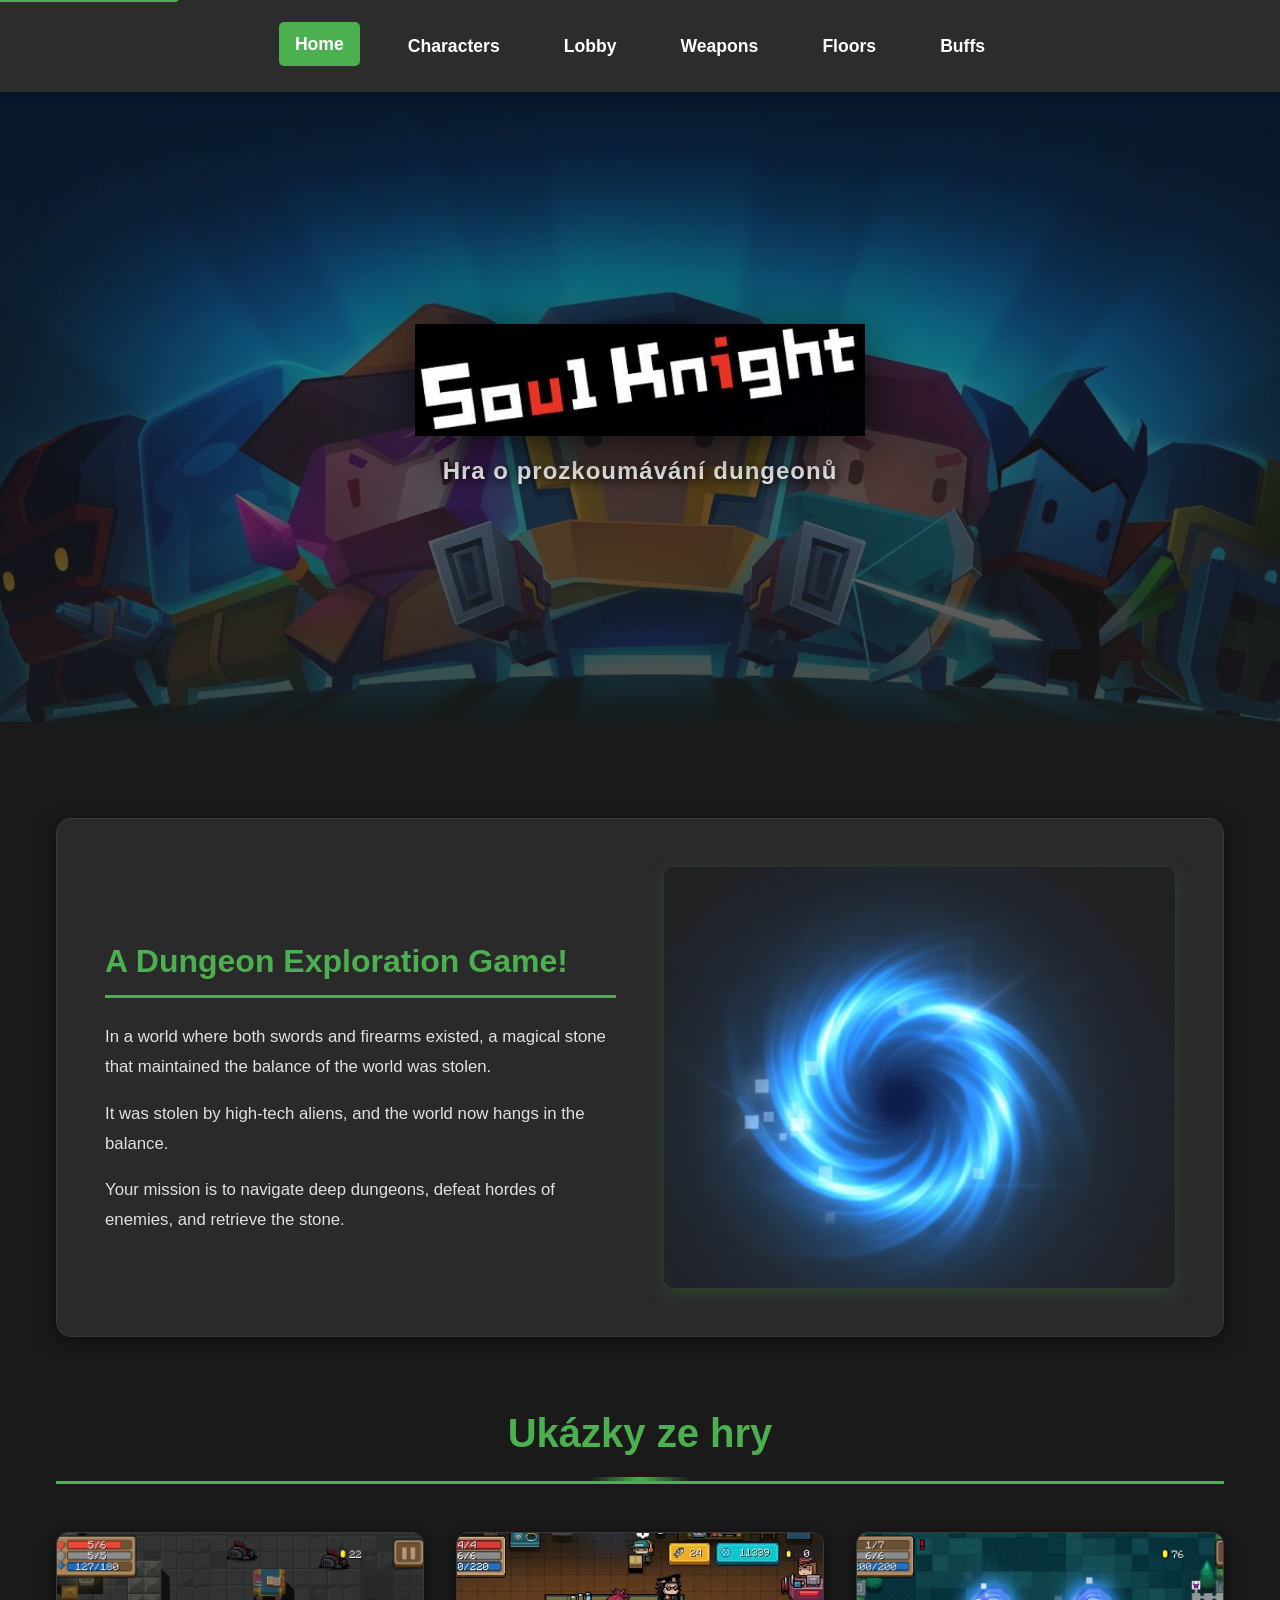
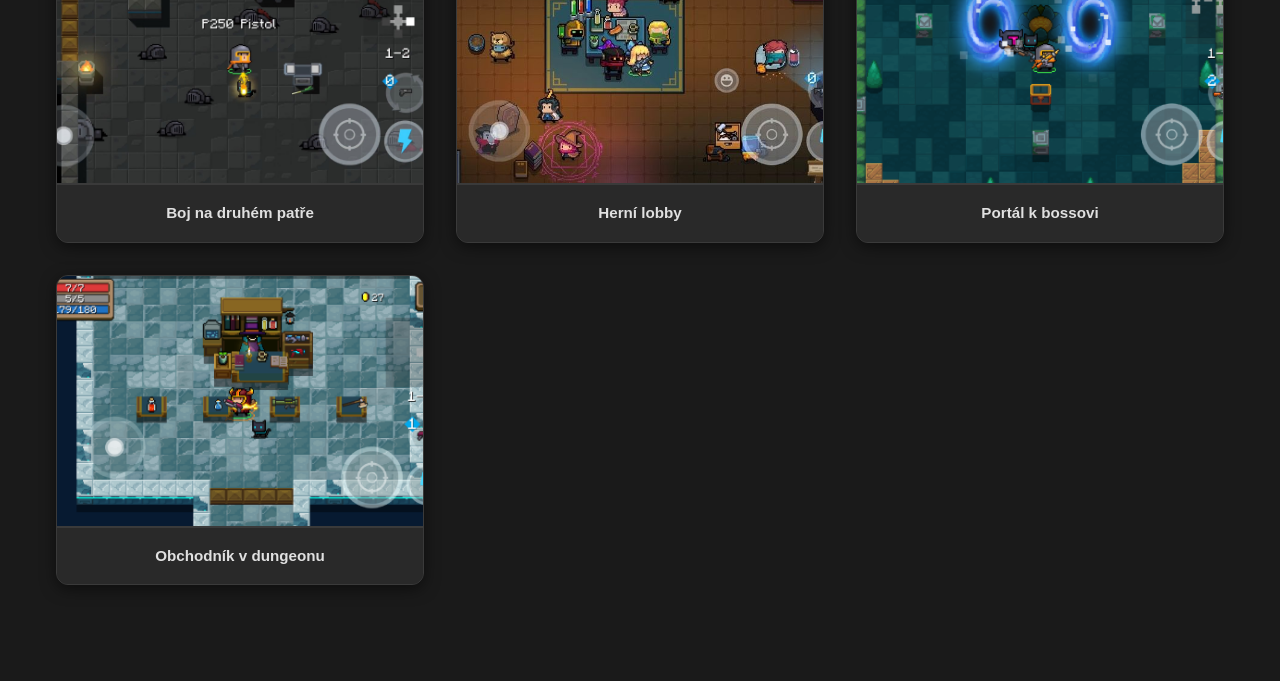
<file: index.html>
<!DOCTYPE html>
<html lang="cs">
<head>
    <meta charset="UTF-8">
    <meta name="viewport" content="width=device-width, initial-scale=1.0">
    <meta name="description" content="Soul Knight Wiki - Průvodce dungeonovým explorativním herním">
    <meta name="keywords" content="Soul Knight, wiki, průvodce, characters, weapons, buffs, dungeon">
    <meta name="author" content="Soul Knight Wiki">
    <meta name="theme-color" content="#2c2c2c">

    <!-- Open Graph / Facebook -->
    <meta property="og:type" content="website">
    <meta property="og:url" content="https://r4-d3k.github.io/SoulKnightWiki/">
    <meta property="og:title" content="Soul Knight Wiki - Home">
    <meta property="og:description" content="Kompletní průvodce hrou Soul Knight - postavy, zbraně, buffy a dungeony">
    <meta property="og:image" content="https://r4-d3k.github.io/SoulKnightWiki/obrazky/wallpaper3.jpg">

    <!-- Twitter -->
    <meta property="twitter:card" content="summary_large_image">
    <meta property="twitter:url" content="https://r4-d3k.github.io/SoulKnightWiki/">
    <meta property="twitter:title" content="Soul Knight Wiki - Home">
    <meta property="twitter:description" content="Kompletní průvodce hrou Soul Knight - postavy, zbraně, buffy a dungeony">
    <meta property="twitter:image" content="https://r4-d3k.github.io/SoulKnightWiki/obrazky/wallpaper3.jpg">

    <title>Soul Knight Wiki - Home</title>
    <link rel="icon" type="image/svg+xml" href="favicon.svg">
    <link rel="stylesheet" href="style.css?v=5">
    <link rel="canonical" href="https://r4-d3k.github.io/SoulKnightWiki/">
</head>
<body>
    <a href="#main-content" class="skip-link">Přeskočit na obsah</a>
    <nav>
        <ul>
            <li><a href="index.html" class="active">Home</a></li>
            <li><a href="Characters.html">Characters</a></li>
            <li><a href="Lobby.html">Lobby</a></li>
            <li><a href="Weapons.html">Weapons</a></li>
            <li><a href="Worlds.html">Floors</a></li>
            <li><a href="Buffs.html">Buffs</a></li>
        </ul>
    </nav>

    <!-- Hero Section -->
    <div class="hero-section" id="main-content">
        <div class="hero-background">
            <img src="obrazky/wallpaper3.jpg" alt="Soul Knight game wallpaper" class="hero-wallpaper">
            <div class="hero-overlay"></div>
        </div>
        <div class="hero-content">
            <img src="obrazky/soul_knight_logo1.png" alt="Soul Knight Logo" class="hero-logo">
            <p class="hero-subtitle">Hra o prozkoumávání dungeonů</p>
        </div>
    </div>

    <div class="container">
        <!-- Story Section -->
        <div class="story-section">
            <div class="story-content">
                <h2>A Dungeon Exploration Game!</h2>
                <p>In a world where both swords and firearms existed, a magical stone that maintained the balance of the world was stolen.</p>
                <p>It was stolen by high-tech aliens, and the world now hangs in the balance.</p>
                <p>Your mission is to navigate deep dungeons, defeat hordes of enemies, and retrieve the stone.</p>
            </div>
            <div class="story-image">
                <img src="obrazky/soul-knight-portal.png" alt="Soul Knight portal entrance" loading="lazy">
            </div>
        </div>

        <!-- Gallery Section -->
        <section class="gallery-section">
            <h2 class="section-title">Ukázky ze hry</h2>
            <div class="gallery">
                <div class="gallery-item">
                    <img src="obrazky/gallery/fight_second_floor.jpg" alt="Combat scene on the second floor" loading="lazy">
                    <div class="gallery-caption">Boj na druhém patře</div>
                </div>
                <div class="gallery-item">
                    <img src="obrazky/gallery/lobby.jpg" alt="Game lobby overview" loading="lazy">
                    <div class="gallery-caption">Herní lobby</div>
                </div>
                <div class="gallery-item">
                    <img src="obrazky/gallery/portal_end_boss.png" alt="Portal to the final boss" loading="lazy">
                    <div class="gallery-caption">Portál k bossovi</div>
                </div>
                <div class="gallery-item">
                    <img src="obrazky/gallery/Trader_in_dungeon.png" alt="Trader NPC in the dungeon" loading="lazy">
                    <div class="gallery-caption">Obchodník v dungeonu</div>
                </div>
            </div>
        </section>
    </div>
</body>
</html>
</file>
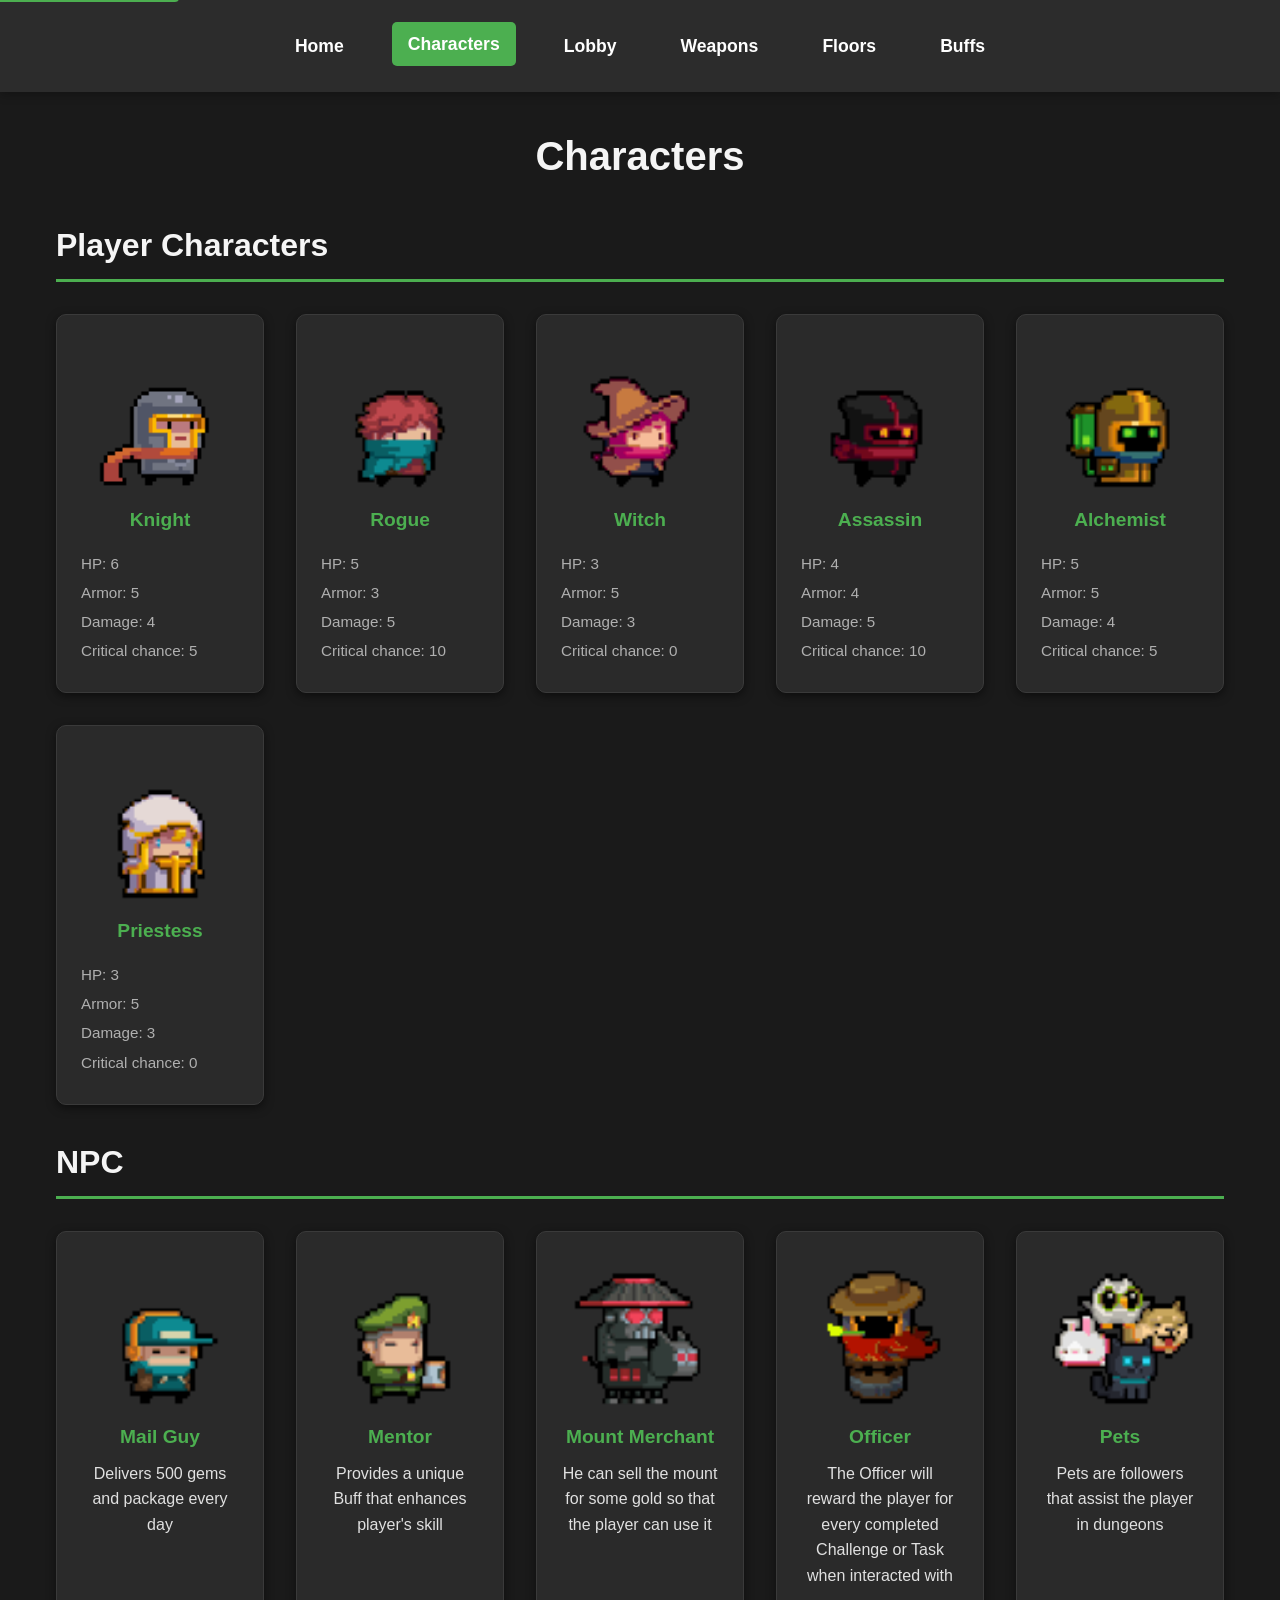
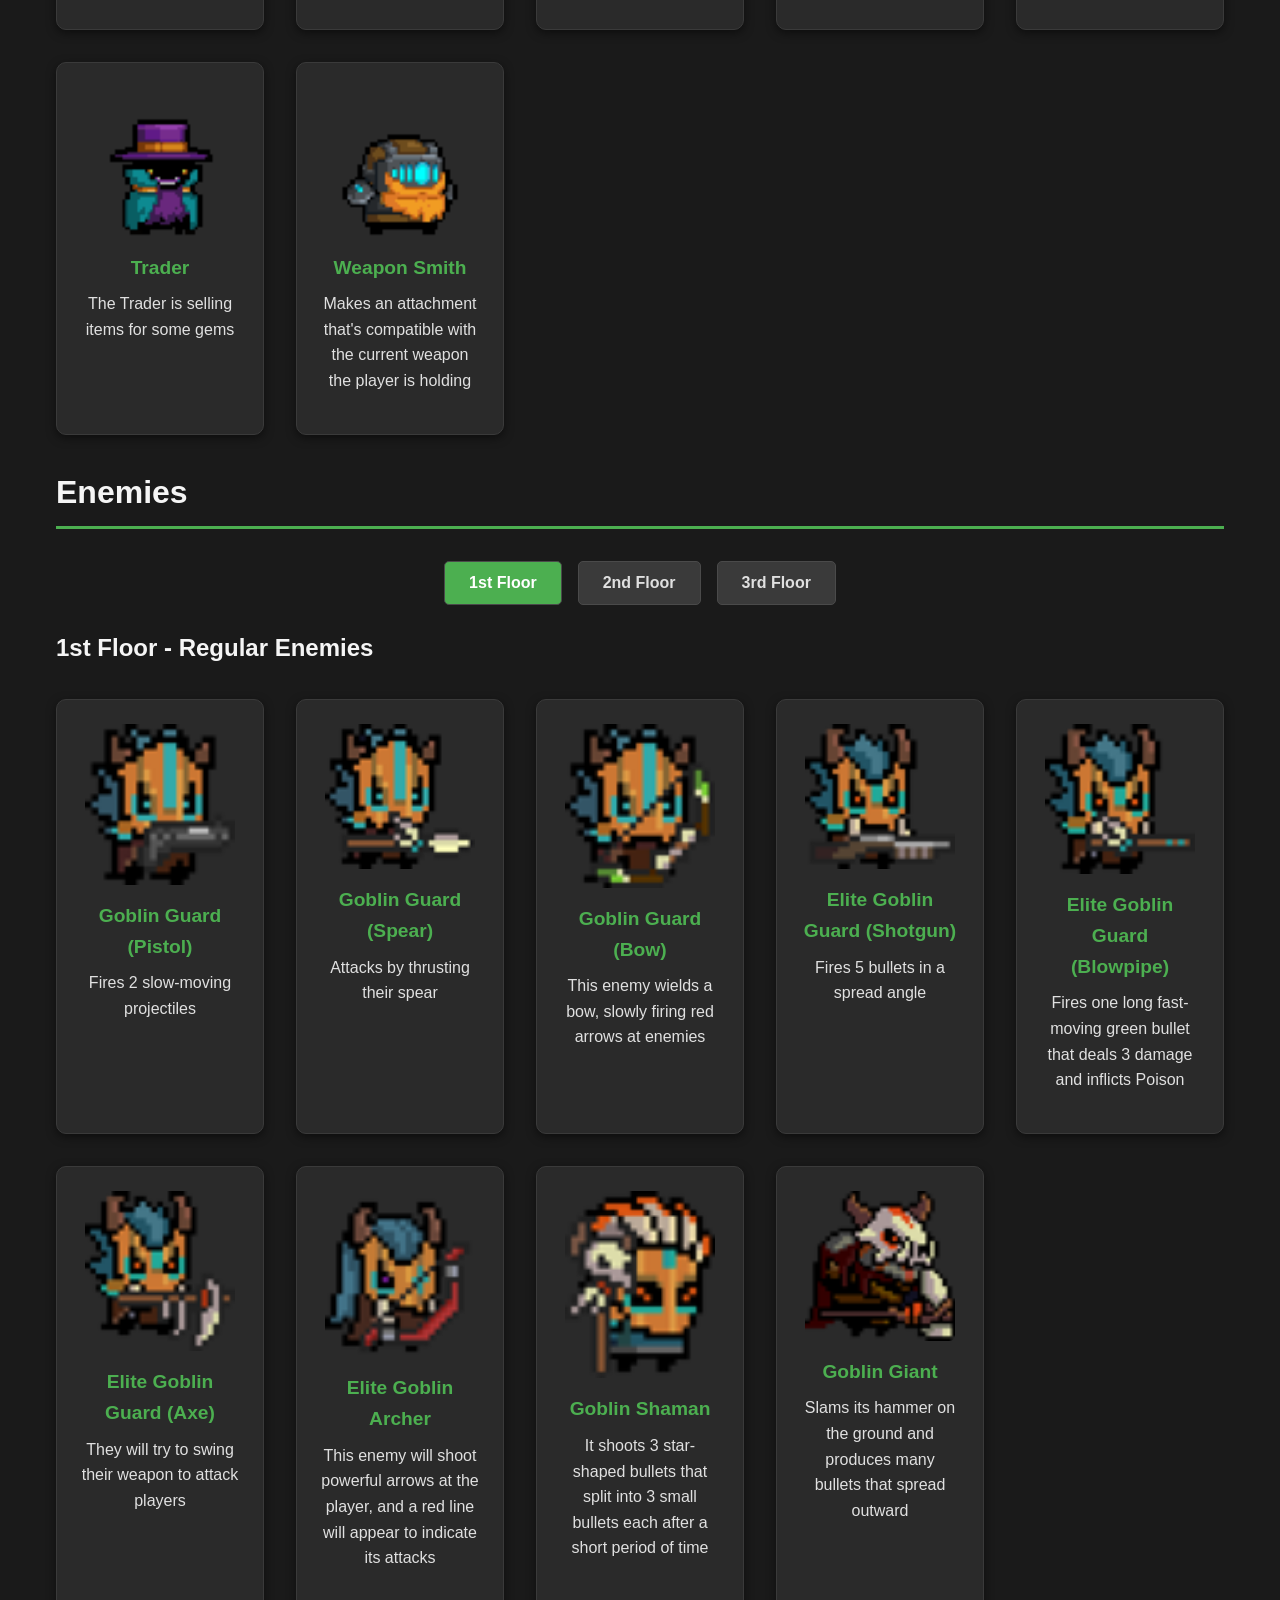
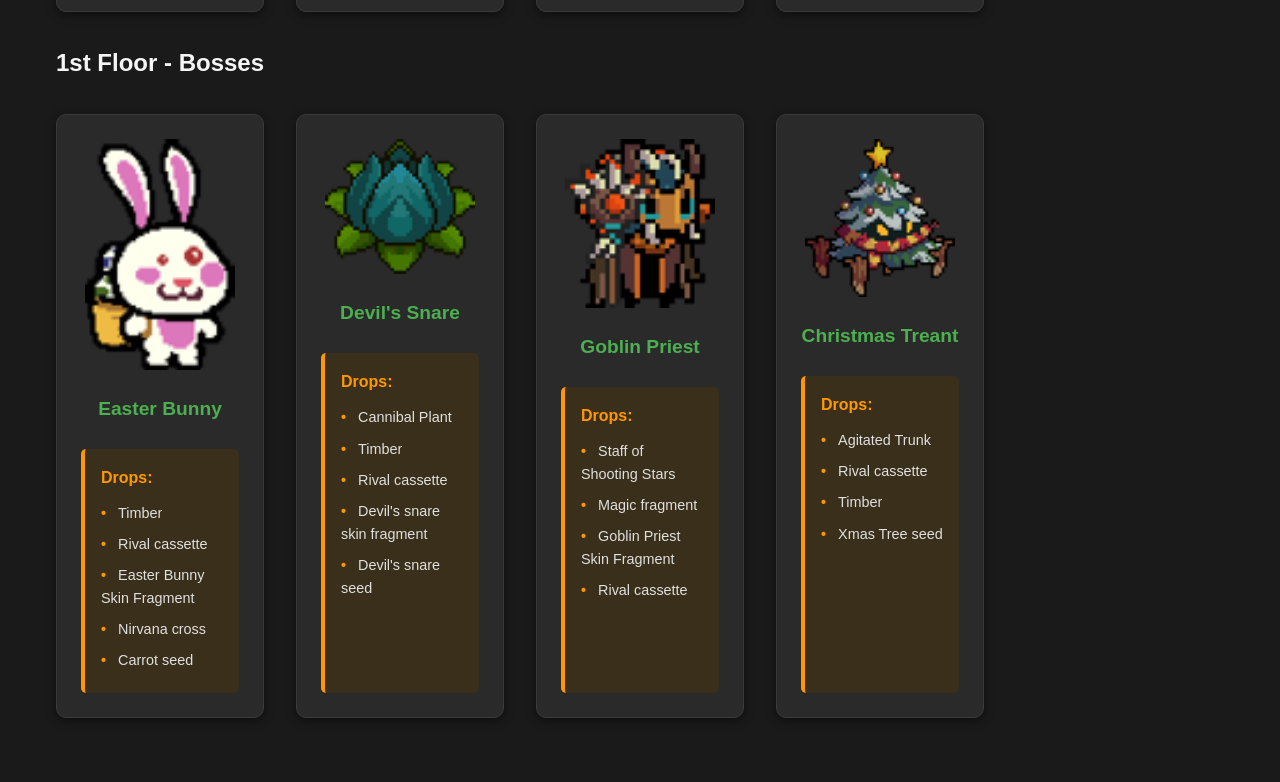
<file: Characters.html>
<!DOCTYPE html>
<html lang="cs">
<head>
    <meta charset="UTF-8">
    <meta name="viewport" content="width=device-width, initial-scale=1.0">
    <meta name="description" content="Soul Knight Characters - Herní postavy, NPC a nepřátelé s detailními statistikami">
    <meta name="keywords" content="Soul Knight, characters, postavy, heroes, enemies, NPCs">
    <meta name="theme-color" content="#2c2c2c">

    <!-- Open Graph -->
    <meta property="og:type" content="website">
    <meta property="og:title" content="Soul Knight Wiki - Characters">
    <meta property="og:description" content="Kompletní seznam postav, NPC a nepřátel ve hře Soul Knight">

    <title>Soul Knight Wiki - Characters</title>
    <link rel="icon" type="image/svg+xml" href="favicon.svg">
    <link rel="stylesheet" href="style.css?v=6">
    <link rel="canonical" href="https://r4-d3k.github.io/SoulKnightWiki/Characters.html">
</head>
<body>
    <a href="#main-content" class="skip-link">Přeskočit na obsah</a>
    <nav>
        <ul>
            <li><a href="index.html">Home</a></li>
            <li><a href="Characters.html" class="active">Characters</a></li>
            <li><a href="Lobby.html">Lobby</a></li>
            <li><a href="Weapons.html">Weapons</a></li>
            <li><a href="Worlds.html">Floors</a></li>
            <li><a href="Buffs.html">Buffs</a></li>
        </ul>
    </nav>

    <div class="container" id="main-content">
        <h1>Characters</h1>

        <h2>Player Characters</h2>
        <div class="character-grid">
            <div class="character-card">
                <img src="obrazky/characters/Knight_0.webp" alt="Knight character" loading="lazy">
                <h3>Knight</h3>
                <div class="character-stats">
                    <p>HP: 6</p>
                    <p>Armor: 5</p>
                    <p>Damage: 4</p>
                    <p>Critical chance: 5</p>
                </div>
            </div>

            <div class="character-card">
                <img src="obrazky/characters/Rogue_0.webp" alt="Rogue character" loading="lazy">
                <h3>Rogue</h3>
                <div class="character-stats">
                    <p>HP: 5</p>
                    <p>Armor: 3</p>
                    <p>Damage: 5</p>
                    <p>Critical chance: 10</p>
                </div>
            </div>

            <div class="character-card">
                <img src="obrazky/characters/Witch_0.webp" alt="Witch character" loading="lazy">
                <h3>Witch</h3>
                <div class="character-stats">
                    <p>HP: 3</p>
                    <p>Armor: 5</p>
                    <p>Damage: 3</p>
                    <p>Critical chance: 0</p>
                </div>
            </div>

            <div class="character-card">
                <img src="obrazky/characters/Assassin_0.webp" alt="Assassin character" loading="lazy">
                <h3>Assassin</h3>
                <div class="character-stats">
                    <p>HP: 4</p>
                    <p>Armor: 4</p>
                    <p>Damage: 5</p>
                    <p>Critical chance: 10</p>
                </div>
            </div>

            <div class="character-card">
                <img src="obrazky/characters/Alchemist_0.webp" alt="Alchemist character" loading="lazy">
                <h3>Alchemist</h3>
                <div class="character-stats">
                    <p>HP: 5</p>
                    <p>Armor: 5</p>
                    <p>Damage: 4</p>
                    <p>Critical chance: 5</p>
                </div>
            </div>

            <div class="character-card">
                <img src="obrazky/characters/Priestess_0.webp" alt="Priestess character" loading="lazy">
                <h3>Priestess</h3>
                <div class="character-stats">
                    <p>HP: 3</p>
                    <p>Armor: 5</p>
                    <p>Damage: 3</p>
                    <p>Critical chance: 0</p>
                </div>
            </div>
        </div>

        <h2>NPC</h2>
        <div class="npc-grid">
            <div class="npc-card">
                <img src="obrazky/characters/Npc_Mail_Guy.webp" alt="Mail Guy NPC" loading="lazy">
                <h3>Mail Guy</h3>
                <p>Delivers 500 gems and package every day</p>
            </div>

            <div class="npc-card">
                <img src="obrazky/characters/Npc_mentor.webp" alt="Mentor NPC" loading="lazy">
                <h3>Mentor</h3>
                <p>Provides a unique Buff that enhances player's skill</p>
            </div>

            <div class="npc-card">
                <img src="obrazky/characters/Npc_mount_merchant.webp" alt="Mount Merchant NPC" loading="lazy">
                <h3>Mount Merchant</h3>
                <p>He can sell the mount for some gold so that the player can use it</p>
            </div>

            <div class="npc-card">
                <img src="obrazky/characters/Npc_Officer.webp" alt="Officer NPC" loading="lazy">
                <h3>Officer</h3>
                <p>The Officer will reward the player for every completed Challenge or Task when interacted with</p>
            </div>

            <div class="npc-card">
                <img src="obrazky/characters/Npc_Pets.webp" alt="Pets NPC" loading="lazy">
                <h3>Pets</h3>
                <p>Pets are followers that assist the player in dungeons</p>
            </div>

            <div class="npc-card">
                <img src="obrazky/characters/Npc_Trader.webp" alt="Trader NPC" loading="lazy">
                <h3>Trader</h3>
                <p>The Trader is selling items for some gems</p>
            </div>

            <div class="npc-card">
                <img src="obrazky/characters/Npc_weapon_smith.webp" alt="Weapon Smith NPC" loading="lazy">
                <h3>Weapon Smith</h3>
                <p>Makes an attachment that's compatible with the current weapon the player is holding</p>
            </div>
        </div>

        <h2>Enemies</h2>
        
        <div class="tabs">
            <button class="tab-button active" onclick="openTab(event, 'floor1')">1st Floor</button>
            <button class="tab-button" onclick="openTab(event, 'floor2')">2nd Floor</button>
            <button class="tab-button" onclick="openTab(event, 'floor3')">3rd Floor</button>
        </div>

        <div id="floor1" class="tab-content active">
            <h3>1st Floor - Regular Enemies</h3>
            <div class="enemy-grid">
                <div class="enemy-card">
                    <img src="obrazky/enemies/Sprite_Goblin_Guard_Pistol.webp" alt="Goblin Guard with Pistol" loading="lazy">
                    <h3>Goblin Guard (Pistol)</h3>
                    <p>Fires 2 slow-moving projectiles</p>
                </div>

                <div class="enemy-card">
                    <img src="obrazky/enemies/Sprite_Goblin_Guard_Goblin_Spear.webp" alt="Goblin Guard with Spear" loading="lazy">
                    <h3>Goblin Guard (Spear)</h3>
                    <p>Attacks by thrusting their spear</p>
                </div>

                <div class="enemy-card">
                    <img src="obrazky/enemies/Sprite_Goblin_Guard_Bow.webp" alt="Goblin Guard with Bow" loading="lazy">
                    <h3>Goblin Guard (Bow)</h3>
                    <p>This enemy wields a bow, slowly firing red arrows at enemies</p>
                </div>

                <div class="enemy-card">
                    <img src="obrazky/enemies/Sprite_Elite_Goblin_Guard_Shotgun.webp" alt="Elite Goblin Guard with Shotgun" loading="lazy">
                    <h3>Elite Goblin Guard (Shotgun)</h3>
                    <p>Fires 5 bullets in a spread angle</p>
                </div>

                <div class="enemy-card">
                    <img src="obrazky/enemies/Sprite_Elite_Goblin_Guard_Blowpipe.webp" alt="Elite Goblin Guard with Blowpipe" loading="lazy">
                    <h3>Elite Goblin Guard (Blowpipe)</h3>
                    <p>Fires one long fast-moving green bullet that deals 3 damage and inflicts Poison</p>
                </div>

                <div class="enemy-card">
                    <img src="obrazky/enemies/Sprite_Elite_Goblin_Guard_Axe.webp" alt="Elite Goblin Guard with Axe" loading="lazy">
                    <h3>Elite Goblin Guard (Axe)</h3>
                    <p>They will try to swing their weapon to attack players</p>
                </div>

                <div class="enemy-card">
                    <img src="obrazky/enemies/Sprite_Elite_Goblin_Archer.webp" alt="Elite Goblin Archer" loading="lazy">
                    <h3>Elite Goblin Archer</h3>
                    <p>This enemy will shoot powerful arrows at the player, and a red line will appear to indicate its attacks</p>
                </div>

                <div class="enemy-card">
                    <img src="obrazky/enemies/Sprite_Goblin_Shaman.webp" alt="Goblin Shaman" loading="lazy">
                    <h3>Goblin Shaman</h3>
                    <p>It shoots 3 star-shaped bullets that split into 3 small bullets each after a short period of time</p>
                </div>

                <div class="enemy-card">
                    <img src="obrazky/enemies/Sprite_Goblin_Giant.webp" alt="Goblin Giant" loading="lazy">
                    <h3>Goblin Giant</h3>
                    <p>Slams its hammer on the ground and produces many bullets that spread outward</p>
                </div>
            </div>

            <h3>1st Floor - Bosses</h3>
            <div class="enemy-grid">
                <div class="boss-card">
                    <img src="obrazky/enemies/Sprite_Easter_Bunny.webp" alt="Easter Bunny boss" loading="lazy">
                    <h3>Easter Bunny</h3>
                    <div class="boss-drops">
                        <h4>Drops:</h4>
                        <ul>
                            <li>Timber</li>
                            <li>Rival cassette</li>
                            <li>Easter Bunny Skin Fragment</li>
                            <li>Nirvana cross</li>
                            <li>Carrot seed</li>
                        </ul>
                    </div>
                </div>

                <div class="boss-card">
                    <img src="obrazky/enemies/Sprite_Devils_Snare.webp" alt="Devil's Snare boss" loading="lazy">
                    <h3>Devil's Snare</h3>
                    <div class="boss-drops">
                        <h4>Drops:</h4>
                        <ul>
                            <li>Cannibal Plant</li>
                            <li>Timber</li>
                            <li>Rival cassette</li>
                            <li>Devil's snare skin fragment</li>
                            <li>Devil's snare seed</li>
                        </ul>
                    </div>
                </div>

                <div class="boss-card">
                    <img src="obrazky/enemies/Sprite_Goblin_Priest.webp" alt="Goblin Priest boss" loading="lazy">
                    <h3>Goblin Priest</h3>
                    <div class="boss-drops">
                        <h4>Drops:</h4>
                        <ul>
                            <li>Staff of Shooting Stars</li>
                            <li>Magic fragment</li>
                            <li>Goblin Priest Skin Fragment</li>
                            <li>Rival cassette</li>
                        </ul>
                    </div>
                </div>

                <div class="boss-card">
                    <img src="obrazky/enemies/Sprite_Christmas_Treant.webp" alt="Christmas Treant boss" loading="lazy">
                    <h3>Christmas Treant</h3>
                    <div class="boss-drops">
                        <h4>Drops:</h4>
                        <ul>
                            <li>Agitated Trunk</li>
                            <li>Rival cassette</li>
                            <li>Timber</li>
                            <li>Xmas Tree seed</li>
                        </ul>
                    </div>
                </div>
            </div>
        </div>

        <div id="floor2" class="tab-content">
            <h3>2nd Floor - Enemies</h3>
            <div class="enemy-grid">
                <div class="enemy-card">
                    <img src="obrazky/enemies/Sprite_Boar.webp" alt="Boar enemy" loading="lazy">
                    <h3>Boar</h3>
                    <p>It can only run close and try to bump into the player</p>
                </div>

                <div class="enemy-card">
                    <img src="obrazky/enemies/Sprite_Dire_Boar.webp" alt="Dire Boar enemy" loading="lazy">
                    <h3>Dire Boar</h3>
                    <p>They attack by ramming into targets, dealing contact damage</p>
                </div>

                <div class="enemy-card">
                    <img src="obrazky/enemies/Sprite_GunShark.webp" alt="GunShark enemy" loading="lazy">
                    <h3>GunShark</h3>
                    <p>They attack by ramming into targets, dealing contact damage</p>
                </div>

                <div class="enemy-card">
                    <img src="obrazky/enemies/Sprite_Boomerang_Cactus.webp" alt="Boomerang Cactus enemy" loading="lazy">
                    <h3>Boomerang Cactus</h3>
                    <p>It fires a boomerang projectile which damages the player</p>
                </div>

                <div class="enemy-card">
                    <img src="obrazky/enemies/Sprite_Trumpet_Flower.webp" alt="Trumpet Flower enemy" loading="lazy">
                    <h3>Trumpet Flower</h3>
                    <p>They will slowly disperse a multitude of short-ranged bubble projectiles around themselves</p>
                </div>
            </div>
        </div>

        <div id="floor3" class="tab-content">
            <h3>3rd Floor - Enemies</h3>
            <div class="enemy-grid">
                <div class="enemy-card">
                    <img src="obrazky/enemies/Sprite_Fire_Goblin_Priest.webp" alt="Fire Goblin Priest enemy" loading="lazy">
                    <h3>Fire Goblin Priest</h3>
                    <p>The Fire Goblin Priest shoots 6 fireballs that create pools of fire near itself</p>
                </div>
            </div>
        </div>
    </div>

    <script>
        function openTab(evt, tabName) {
            var i, tabcontent, tabbuttons;
            
            tabcontent = document.getElementsByClassName("tab-content");
            for (i = 0; i < tabcontent.length; i++) {
                tabcontent[i].classList.remove("active");
            }
            
            tabbuttons = document.getElementsByClassName("tab-button");
            for (i = 0; i < tabbuttons.length; i++) {
                tabbuttons[i].classList.remove("active");
            }
            
            document.getElementById(tabName).classList.add("active");
            evt.currentTarget.classList.add("active");
        }
    </script>
</body>
</html>
</file>
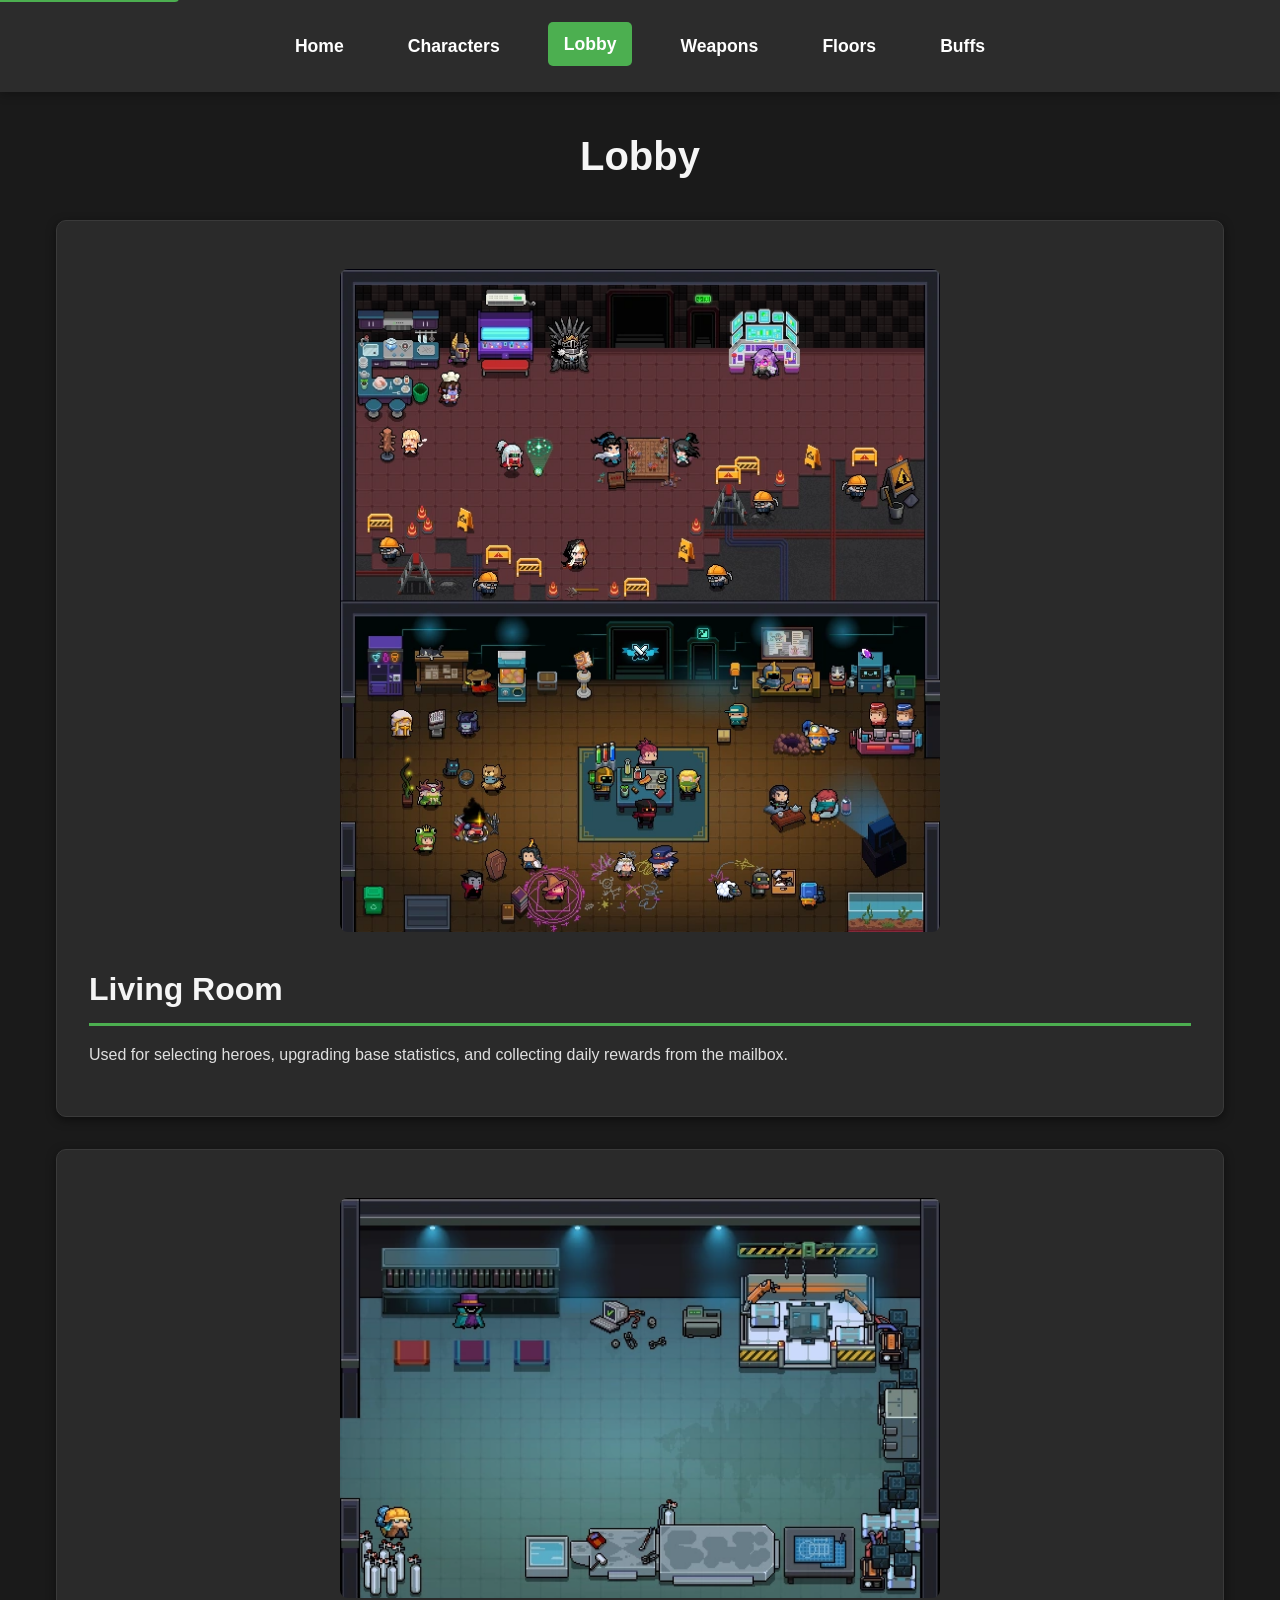
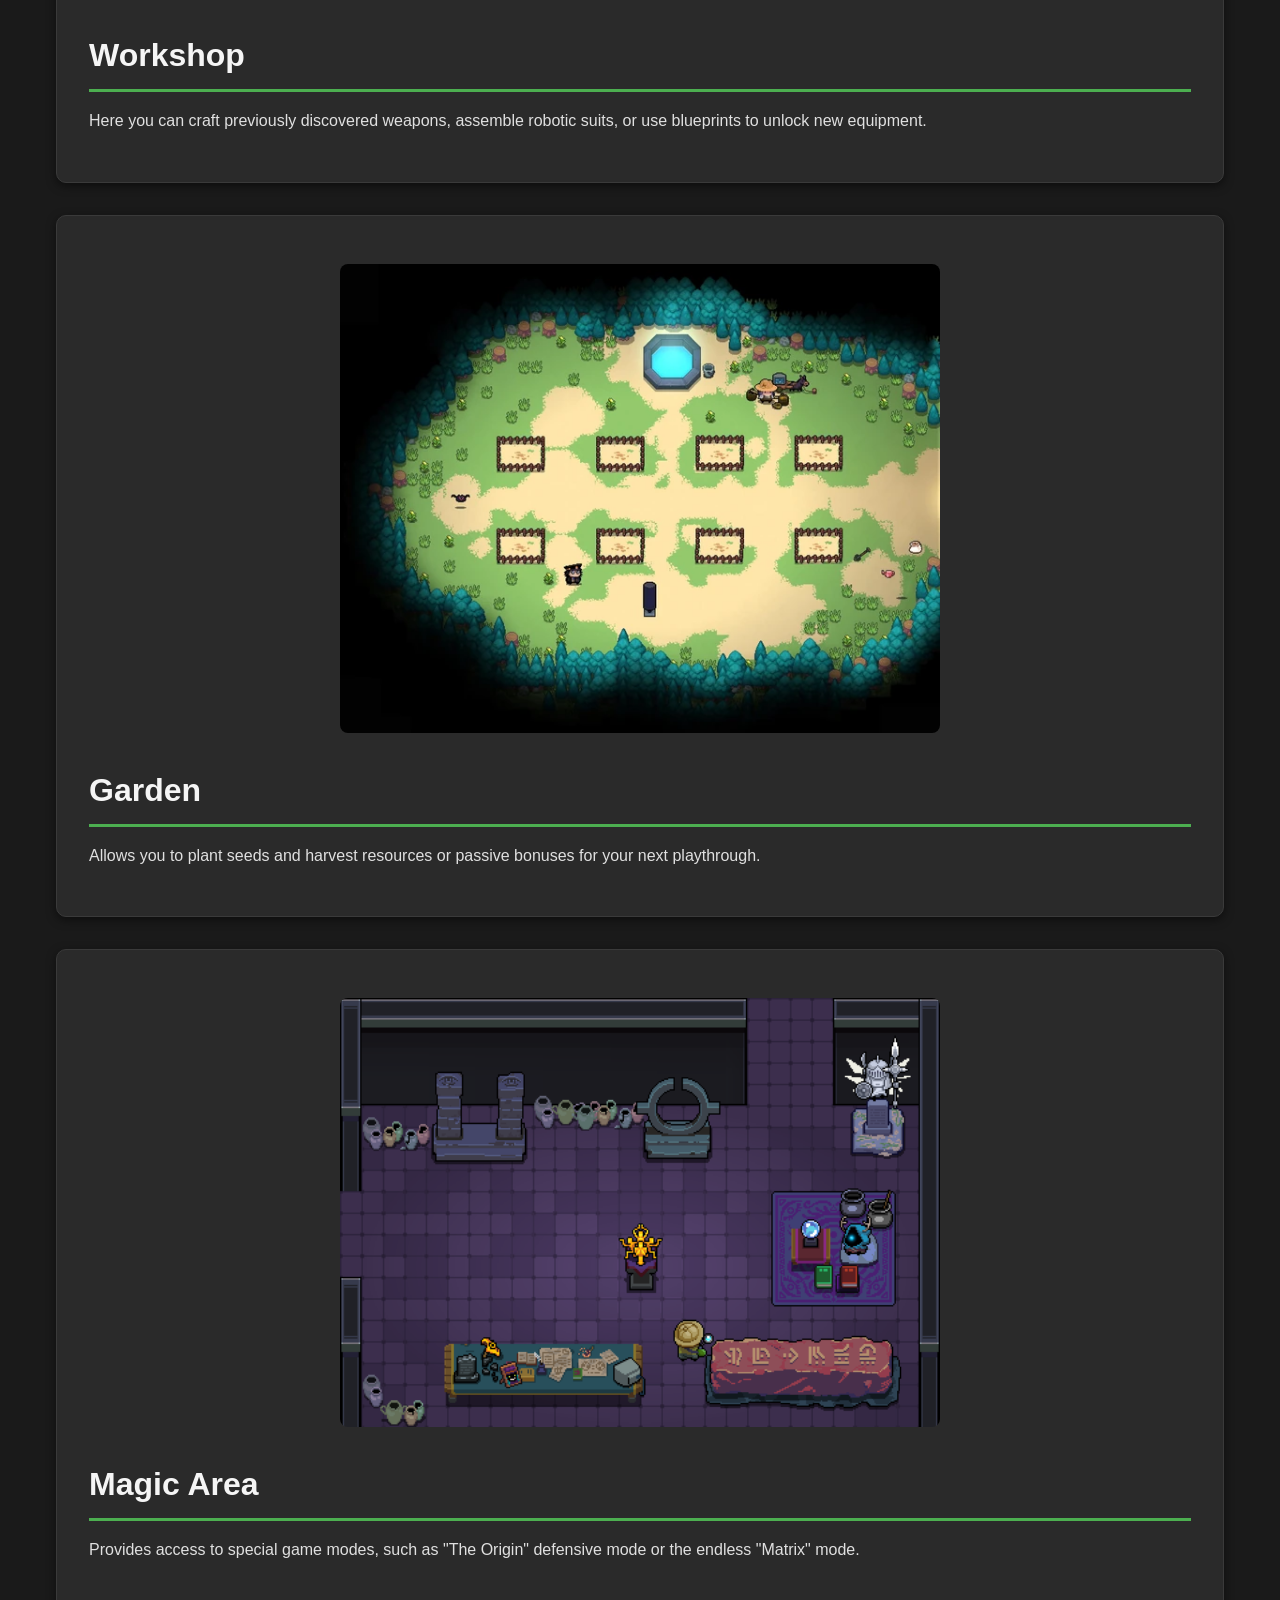
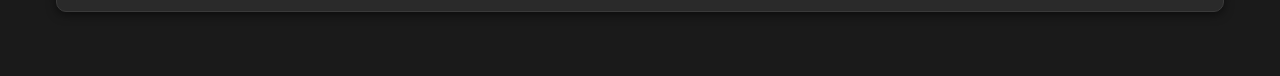
<file: Lobby.html>
<!DOCTYPE html>
<html lang="cs">
<head>
    <meta charset="UTF-8">
    <meta name="viewport" content="width=device-width, initial-scale=1.0">
    <meta name="description" content="Soul Knight Lobby - Různé oblasti a jejich funkce v herním lobby">
    <meta name="keywords" content="Soul Knight, lobby, living room, workshop, garden, magic area">
    <meta name="theme-color" content="#2c2c2c">

    <!-- Open Graph -->
    <meta property="og:type" content="website">
    <meta property="og:title" content="Soul Knight Wiki - Lobby">
    <meta property="og:description" content="Průvodce oblastmi lobby ve hře Soul Knight">

    <title>Soul Knight Wiki - Lobby</title>
    <link rel="icon" type="image/svg+xml" href="favicon.svg">
    <link rel="stylesheet" href="style.css?v=4">
    <link rel="canonical" href="https://r4-d3k.github.io/SoulKnightWiki/Lobby.html">
</head>
<body>
    <a href="#main-content" class="skip-link">Přeskočit na obsah</a>
    <nav>
        <ul>
            <li><a href="index.html">Home</a></li>
            <li><a href="Characters.html">Characters</a></li>
            <li><a href="Lobby.html" class="active">Lobby</a></li>
            <li><a href="Weapons.html">Weapons</a></li>
            <li><a href="Worlds.html">Floors</a></li>
            <li><a href="Buffs.html">Buffs</a></li>
        </ul>
    </nav>

    <div class="container" id="main-content">
        <h1>Lobby</h1>

        <div class="lobby-section">
            <img src="obrazky/lobby/Living_Room_600.webp" alt="Living Room in the lobby" loading="lazy">
            <h2>Living Room</h2>
            <p>Used for selecting heroes, upgrading base statistics, and collecting daily rewards from the mailbox.</p>
        </div>

        <div class="lobby-section">
            <img src="obrazky/lobby/Workshop.webp" alt="Workshop in the lobby" loading="lazy">
            <h2>Workshop</h2>
            <p>Here you can craft previously discovered weapons, assemble robotic suits, or use blueprints to unlock new equipment.</p>
        </div>

        <div class="lobby-section">
            <img src="obrazky/lobby/Garden_4.3.7.webp" alt="Garden in the lobby" loading="lazy">
            <h2>Garden</h2>
            <p>Allows you to plant seeds and harvest resources or passive bonuses for your next playthrough.</p>
        </div>

        <div class="lobby-section">
            <img src="obrazky/lobby/Magic_Area.webp" alt="Magic Area in the lobby" loading="lazy">
            <h2>Magic Area</h2>
            <p>Provides access to special game modes, such as "The Origin" defensive mode or the endless "Matrix" mode.</p>
        </div>
    </div>
</body>
</html>
</file>
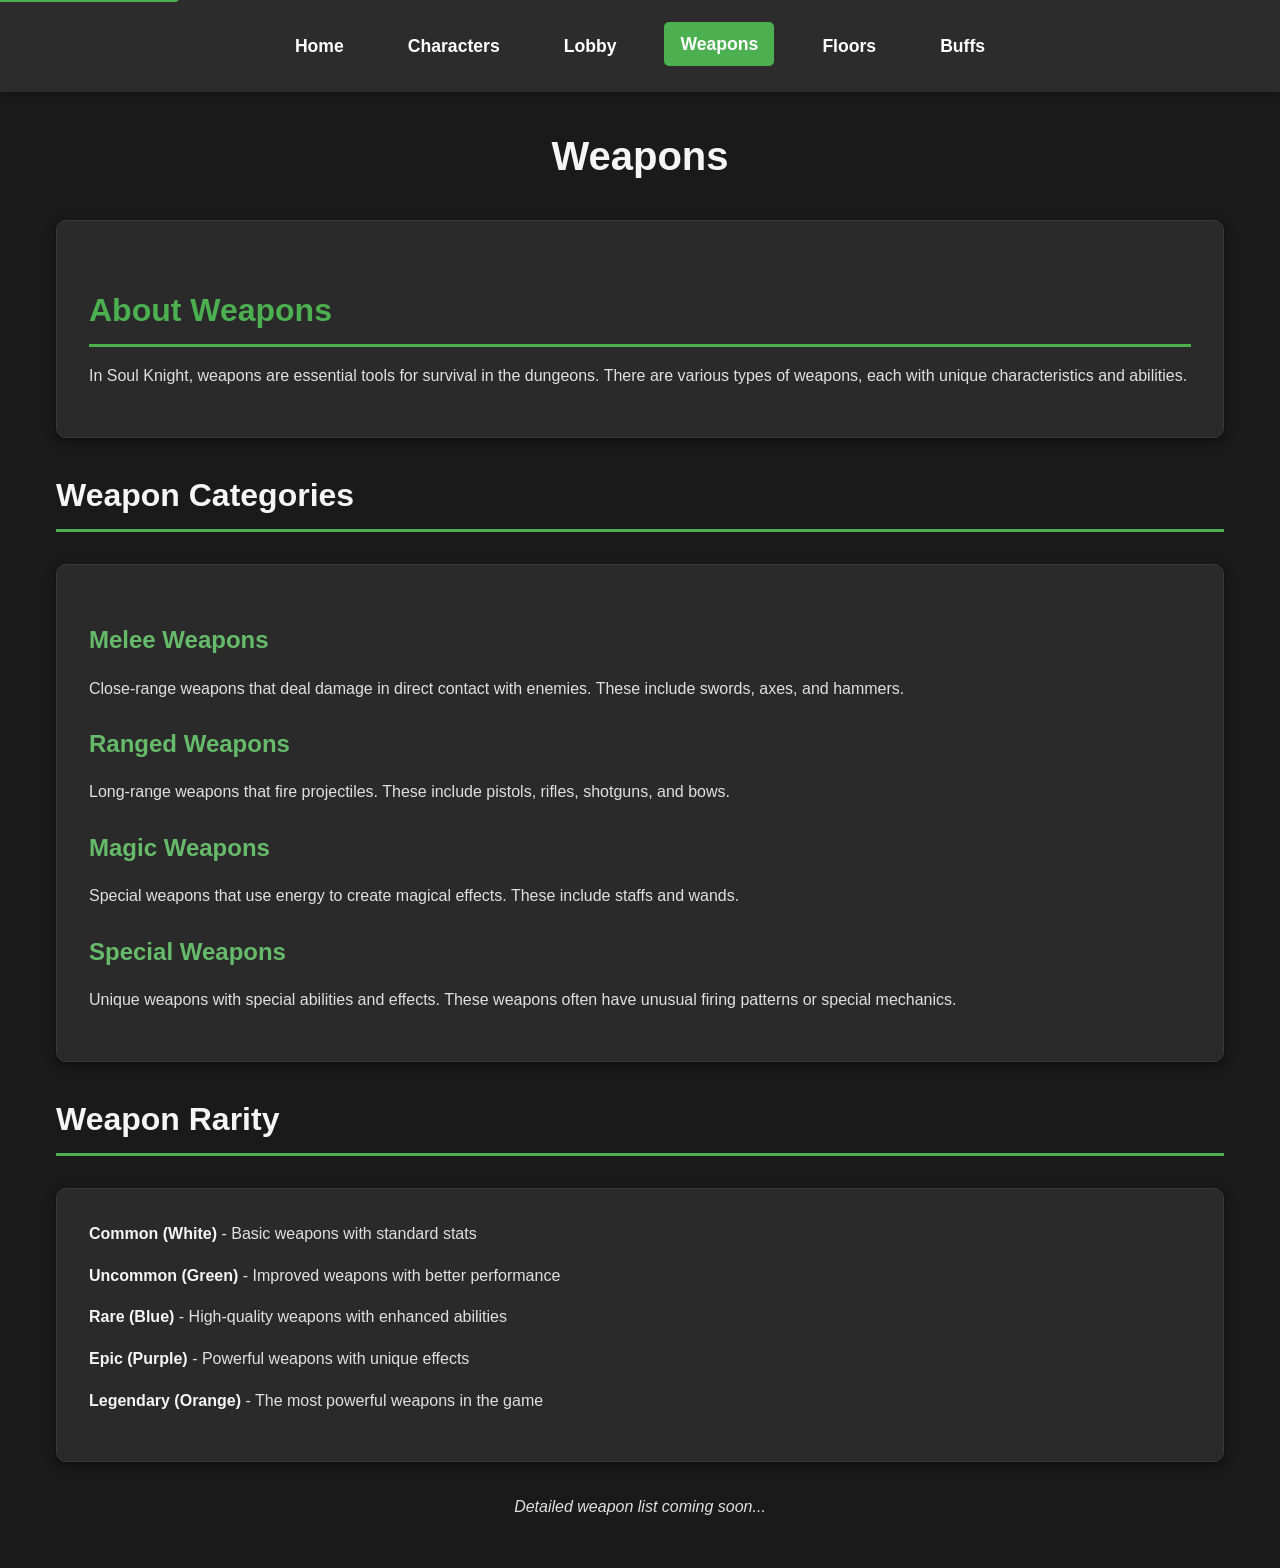
<file: Weapons.html>
<!DOCTYPE html>
<html lang="cs">
<head>
    <meta charset="UTF-8">
    <meta name="viewport" content="width=device-width, initial-scale=1.0">
    <meta name="description" content="Soul Knight Weapons - Různé typy zbraní a jejich kategorie">
    <meta name="keywords" content="Soul Knight, weapons, zbraně, melee, ranged, magic">
    <meta name="theme-color" content="#2c2c2c">

    <!-- Open Graph -->
    <meta property="og:type" content="website">
    <meta property="og:title" content="Soul Knight Wiki - Weapons">
    <meta property="og:description" content="Kompletní průvodce zbraněmi ve hře Soul Knight">

    <title>Soul Knight Wiki - Weapons</title>
    <link rel="icon" type="image/svg+xml" href="favicon.svg">
    <link rel="stylesheet" href="style.css?v=4">
    <link rel="canonical" href="https://r4-d3k.github.io/SoulKnightWiki/Weapons.html">
</head>
<body>
    <a href="#main-content" class="skip-link">Přeskočit na obsah</a>
    <nav>
        <ul>
            <li><a href="index.html">Home</a></li>
            <li><a href="Characters.html">Characters</a></li>
            <li><a href="Lobby.html">Lobby</a></li>
            <li><a href="Weapons.html" class="active">Weapons</a></li>
            <li><a href="Worlds.html">Floors</a></li>
            <li><a href="Buffs.html">Buffs</a></li>
        </ul>
    </nav>

    <div class="container" id="main-content">
        <h1>Weapons</h1>

        <div class="intro">
            <h2>About Weapons</h2>
            <p>In Soul Knight, weapons are essential tools for survival in the dungeons. There are various types of weapons, each with unique characteristics and abilities.</p>
        </div>

        <h2>Weapon Categories</h2>
        <div class="intro">
            <h3>Melee Weapons</h3>
            <p>Close-range weapons that deal damage in direct contact with enemies. These include swords, axes, and hammers.</p>
            
            <h3>Ranged Weapons</h3>
            <p>Long-range weapons that fire projectiles. These include pistols, rifles, shotguns, and bows.</p>
            
            <h3>Magic Weapons</h3>
            <p>Special weapons that use energy to create magical effects. These include staffs and wands.</p>
            
            <h3>Special Weapons</h3>
            <p>Unique weapons with special abilities and effects. These weapons often have unusual firing patterns or special mechanics.</p>
        </div>

        <h2>Weapon Rarity</h2>
        <div class="intro">
            <p><strong>Common (White)</strong> - Basic weapons with standard stats</p>
            <p><strong>Uncommon (Green)</strong> - Improved weapons with better performance</p>
            <p><strong>Rare (Blue)</strong> - High-quality weapons with enhanced abilities</p>
            <p><strong>Epic (Purple)</strong> - Powerful weapons with unique effects</p>
            <p><strong>Legendary (Orange)</strong> - The most powerful weapons in the game</p>
        </div>

        <p class="text-center mt-2"><em>Detailed weapon list coming soon...</em></p>
    </div>
</body>
</html>
</file>
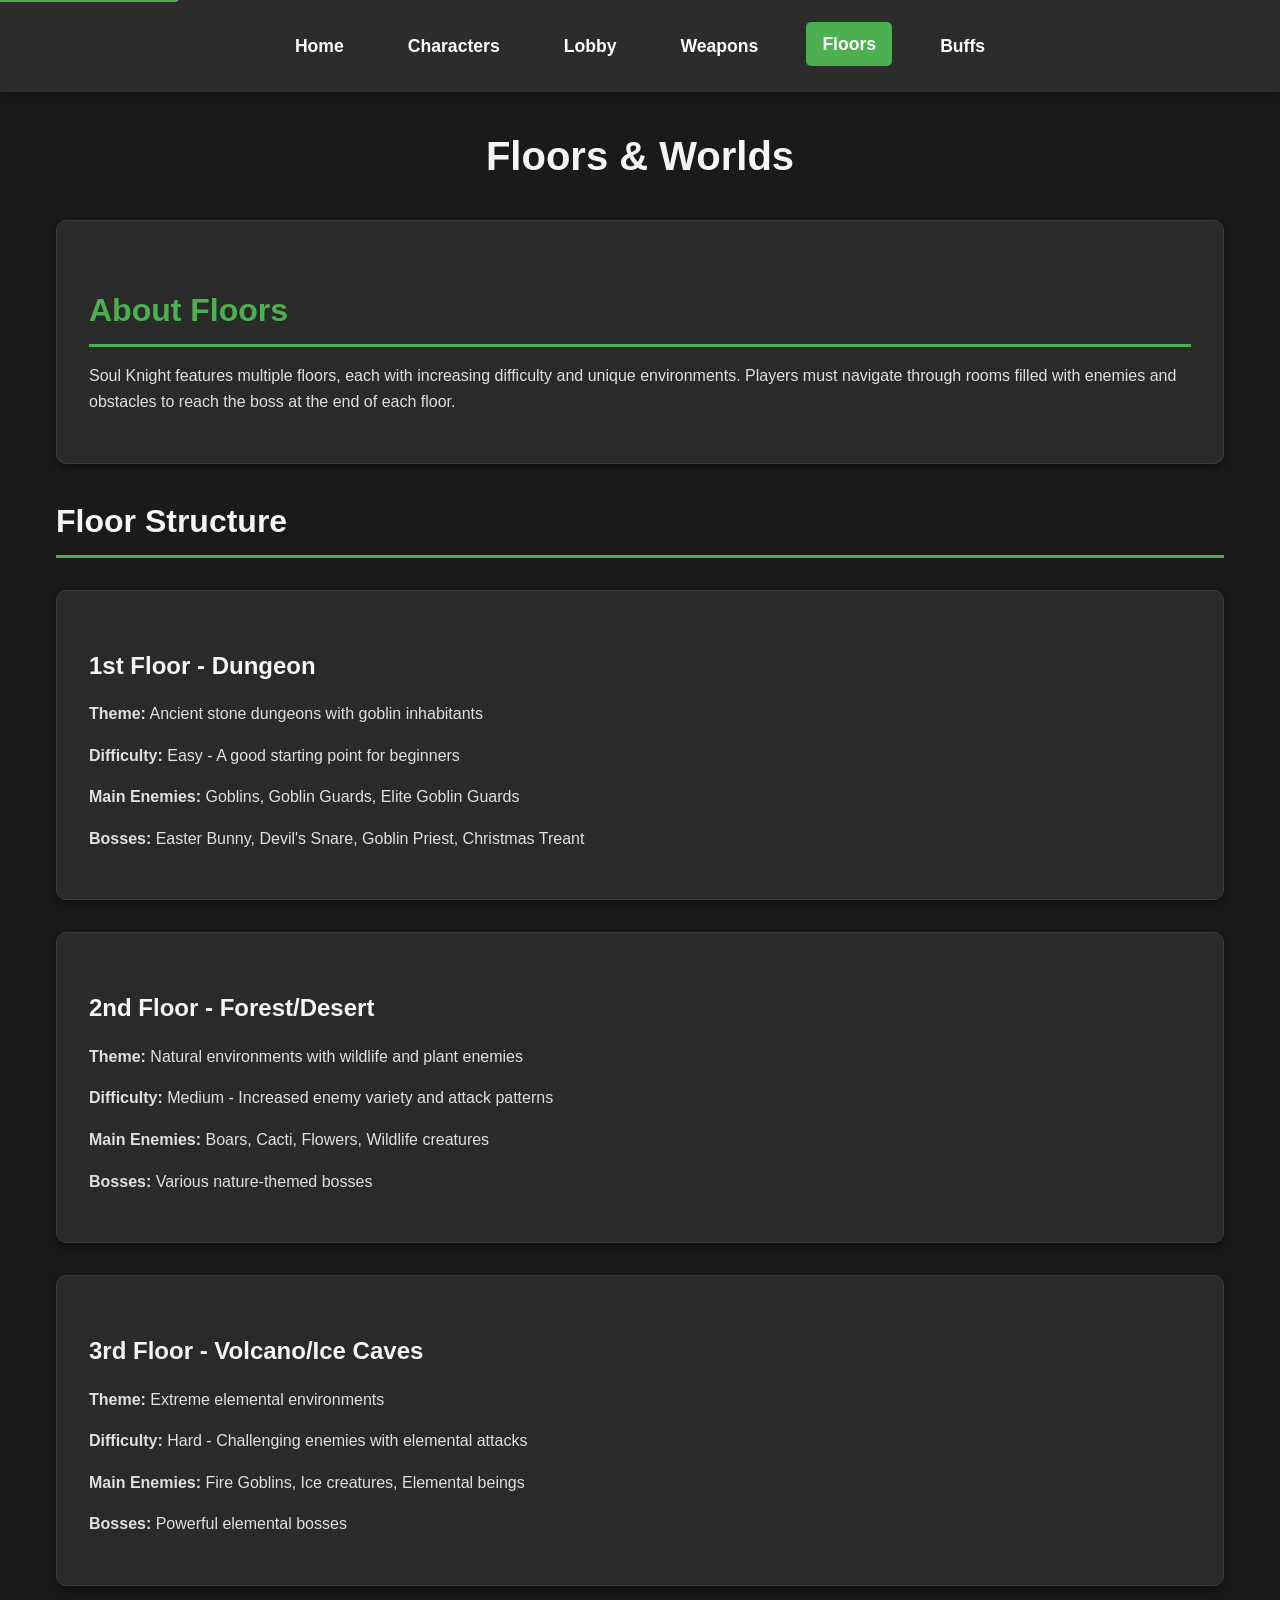
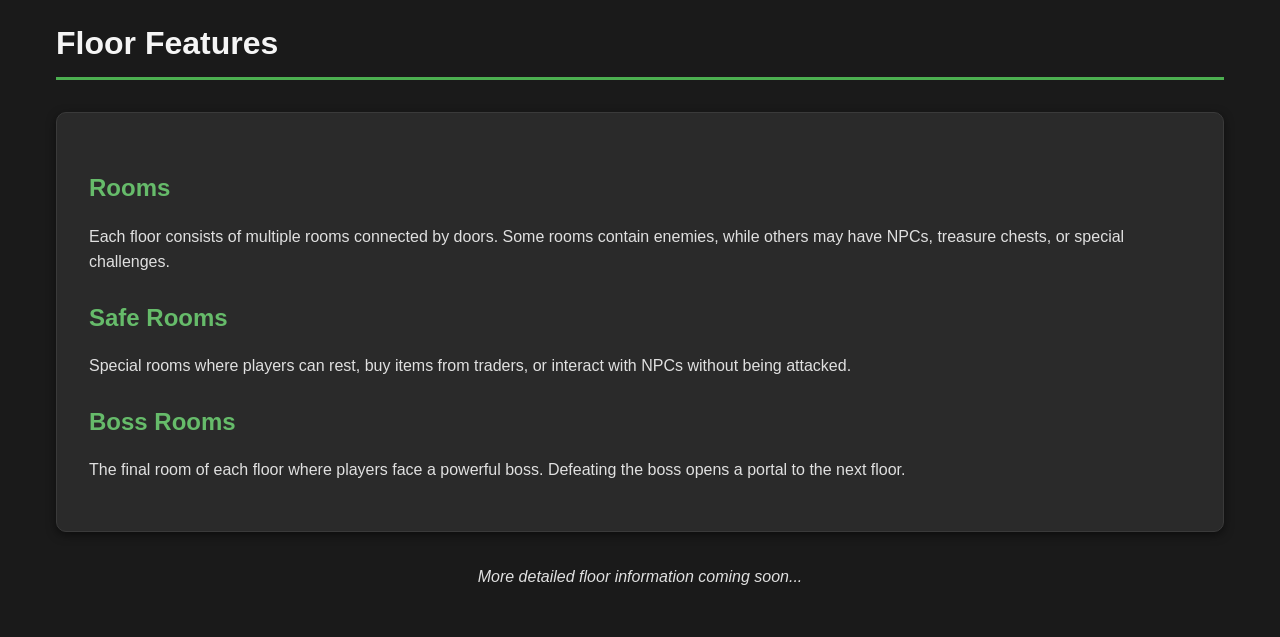
<file: Worlds.html>
<!DOCTYPE html>
<html lang="cs">
<head>
    <meta charset="UTF-8">
    <meta name="viewport" content="width=device-width, initial-scale=1.0">
    <meta name="description" content="Soul Knight Floors - Různé úrovně dungeonů a prostředí">
    <meta name="keywords" content="Soul Knight, floors, dungeon, levels, bosses">
    <meta name="theme-color" content="#2c2c2c">

    <!-- Open Graph -->
    <meta property="og:type" content="website">
    <meta property="og:title" content="Soul Knight Wiki - Floors">
    <meta property="og:description" content="Průvodce patry a světy ve hře Soul Knight">

    <title>Soul Knight Wiki - Floors</title>
    <link rel="icon" type="image/svg+xml" href="favicon.svg">
    <link rel="stylesheet" href="style.css?v=4">
    <link rel="canonical" href="https://r4-d3k.github.io/SoulKnightWiki/Worlds.html">
</head>
<body>
    <a href="#main-content" class="skip-link">Přeskočit na obsah</a>
    <nav>
        <ul>
            <li><a href="index.html">Home</a></li>
            <li><a href="Characters.html">Characters</a></li>
            <li><a href="Lobby.html">Lobby</a></li>
            <li><a href="Weapons.html">Weapons</a></li>
            <li><a href="Worlds.html" class="active">Floors</a></li>
            <li><a href="Buffs.html">Buffs</a></li>
        </ul>
    </nav>

    <div class="container" id="main-content">
        <h1>Floors & Worlds</h1>

        <div class="intro">
            <h2>About Floors</h2>
            <p>Soul Knight features multiple floors, each with increasing difficulty and unique environments. Players must navigate through rooms filled with enemies and obstacles to reach the boss at the end of each floor.</p>
        </div>

        <h2>Floor Structure</h2>

        <div class="lobby-section">
            <h3>1st Floor - Dungeon</h3>
            <p><strong>Theme:</strong> Ancient stone dungeons with goblin inhabitants</p>
            <p><strong>Difficulty:</strong> Easy - A good starting point for beginners</p>
            <p><strong>Main Enemies:</strong> Goblins, Goblin Guards, Elite Goblin Guards</p>
            <p><strong>Bosses:</strong> Easter Bunny, Devil's Snare, Goblin Priest, Christmas Treant</p>
        </div>

        <div class="lobby-section">
            <h3>2nd Floor - Forest/Desert</h3>
            <p><strong>Theme:</strong> Natural environments with wildlife and plant enemies</p>
            <p><strong>Difficulty:</strong> Medium - Increased enemy variety and attack patterns</p>
            <p><strong>Main Enemies:</strong> Boars, Cacti, Flowers, Wildlife creatures</p>
            <p><strong>Bosses:</strong> Various nature-themed bosses</p>
        </div>

        <div class="lobby-section">
            <h3>3rd Floor - Volcano/Ice Caves</h3>
            <p><strong>Theme:</strong> Extreme elemental environments</p>
            <p><strong>Difficulty:</strong> Hard - Challenging enemies with elemental attacks</p>
            <p><strong>Main Enemies:</strong> Fire Goblins, Ice creatures, Elemental beings</p>
            <p><strong>Bosses:</strong> Powerful elemental bosses</p>
        </div>

        <h2>Floor Features</h2>
        <div class="intro">
            <h3>Rooms</h3>
            <p>Each floor consists of multiple rooms connected by doors. Some rooms contain enemies, while others may have NPCs, treasure chests, or special challenges.</p>
            
            <h3>Safe Rooms</h3>
            <p>Special rooms where players can rest, buy items from traders, or interact with NPCs without being attacked.</p>
            
            <h3>Boss Rooms</h3>
            <p>The final room of each floor where players face a powerful boss. Defeating the boss opens a portal to the next floor.</p>
        </div>

        <p class="text-center mt-2"><em>More detailed floor information coming soon...</em></p>
    </div>
</body>
</html>
</file>
<file: style.css>
/* Soul Knight Wiki - Main Stylesheet */

/* ========================================
   RESET & BASE STYLES
   ======================================== */
* {
    margin: 0;
    padding: 0;
    box-sizing: border-box;
}

html {
    scroll-behavior: smooth;
}

body {
    font-family: 'Segoe UI', Tahoma, Geneva, Verdana, sans-serif;
    line-height: 1.6;
    color: #333;
    background-color: #1a1a1a;
}

/* ========================================
   SKIP LINK FOR ACCESSIBILITY
   ======================================== */
.skip-link {
    position: absolute;
    top: -40px;
    left: 0;
    background-color: #4CAF50;
    color: white;
    padding: 8px 16px;
    text-decoration: none;
    font-weight: bold;
    z-index: 10000;
    border-radius: 0 0 4px 0;
}

.skip-link:focus {
    top: 0;
}

/* ========================================
   NAVIGATION
   ======================================== */
nav {
    background-color: #2c2c2c;
    padding: 1rem 0;
    position: sticky;
    top: 0;
    z-index: 1000;
    box-shadow: 0 2px 10px rgba(0, 0, 0, 0.3);
}

nav ul {
    list-style: none;
    display: flex;
    justify-content: center;
    align-items: center;
    flex-wrap: wrap;
    padding: 0 1rem;
}

nav ul li {
    margin: 0.5rem 1rem;
}

nav ul li a {
    color: #fff;
    text-decoration: none;
    font-weight: 600;
    font-size: 1.1rem;
    padding: 0.5rem 1rem;
    border-radius: 5px;
    transition: all 0.3s ease;
    display: block;
    min-height: 44px;
    min-width: 44px;
    display: flex;
    align-items: center;
    justify-content: center;
}

nav ul li a:hover,
nav ul li a.active {
    background-color: #4CAF50;
    transform: translateY(-2px);
}

nav ul li a:focus {
    outline: 3px solid #4CAF50;
    outline-offset: 2px;
}

/* ========================================
   MAIN CONTENT CONTAINER
   ======================================== */
.container {
    max-width: 1200px;
    margin: 0 auto;
    padding: 2rem 1rem;
    background-color: transparent;
    min-height: calc(100vh - 60px);
}

/* ========================================
   TYPOGRAPHY
   ======================================== */
h1, h2, h3, h4 {
    color: #f5f5f5;
    margin-bottom: 1rem;
}

h1 {
    font-size: 2.5rem;
    text-align: center;
    margin-bottom: 2rem;
}

h2 {
    font-size: 2rem;
    margin-top: 2rem;
    border-bottom: 3px solid #4CAF50;
    padding-bottom: 0.5rem;
}

h3 {
    font-size: 1.5rem;
    margin-top: 1.5rem;
}

h4 {
    font-size: 1.2rem;
    margin-top: 1rem;
}

p {
    margin-bottom: 1rem;
    color: #e0e0e0;
}

/* ========================================
   IMAGES
   ======================================== */
img {
    max-width: 100%;
    height: auto;
    display: block;
}

/* ========================================
   HERO SECTION (Homepage)
   ======================================== */
.hero-section {
    position: relative;
    width: 100%;
    height: 70vh;
    min-height: 500px;
    max-height: 800px;
    overflow: hidden;
    display: flex;
    align-items: center;
    justify-content: center;
}

.hero-background {
    position: absolute;
    top: 0;
    left: 0;
    width: 100%;
    height: 100%;
    z-index: 1;
}

.hero-wallpaper {
    width: 100%;
    height: 100%;
    object-fit: cover;
    object-position: center;
}

.hero-overlay {
    position: absolute;
    top: 0;
    left: 0;
    width: 100%;
    height: 100%;
    background: linear-gradient(to bottom, rgba(26, 26, 26, 0.3), rgba(26, 26, 26, 0.8));
}

.hero-content {
    position: relative;
    z-index: 2;
    text-align: center;
    padding: 2rem;
    animation: fadeInUp 1s ease-out;
}

.hero-logo {
    max-width: 500px;
    width: 90%;
    margin: 0 auto 1rem;
    filter: drop-shadow(0 10px 30px rgba(0, 0, 0, 0.8));
}

.hero-subtitle {
    color: #f5f5f5;
    font-size: 1.5rem;
    font-weight: 600;
    text-shadow: 2px 2px 10px rgba(0, 0, 0, 0.9);
    margin: 0;
    letter-spacing: 1px;
}

@keyframes fadeInUp {
    from {
        opacity: 0;
        transform: translateY(30px);
    }
    to {
        opacity: 1;
        transform: translateY(0);
    }
}

/* ========================================
   STORY SECTION
   ======================================== */
.story-section {
    display: grid;
    grid-template-columns: 1fr 1fr;
    gap: 3rem;
    align-items: center;
    margin: 4rem 0;
    padding: 3rem;
    background: #2a2a2a;
    border-radius: 15px;
    box-shadow: 0 5px 20px rgba(0, 0, 0, 0.5);
    border: 1px solid #3a3a3a;
}

.story-content h2 {
    color: #4CAF50;
    margin-bottom: 1.5rem;
    font-size: 2rem;
}

.story-content p {
    color: #e0e0e0;
    line-height: 1.8;
    margin-bottom: 1rem;
    font-size: 1.05rem;
}

.story-image {
    text-align: center;
}

.story-image img {
    max-width: 100%;
    border-radius: 10px;
    box-shadow: 0 5px 20px rgba(76, 175, 80, 0.2);
    transition: transform 0.3s ease;
}

.story-image img:hover {
    transform: scale(1.05);
}

/* ========================================
   GALLERY SECTION
   ======================================== */
.gallery-section {
    margin: 4rem 0;
}

.section-title {
    text-align: center;
    color: #4CAF50;
    font-size: 2.5rem;
    margin-bottom: 3rem;
    position: relative;
    padding-bottom: 1rem;
}

.section-title::after {
    content: '';
    position: absolute;
    bottom: 0;
    left: 50%;
    transform: translateX(-50%);
    width: 100px;
    height: 4px;
    background: linear-gradient(to right, transparent, #4CAF50, transparent);
    border-radius: 2px;
}

.gallery {
    display: grid;
    grid-template-columns: repeat(auto-fit, minmax(280px, 1fr));
    gap: 2rem;
    margin: 2rem 0;
}

.gallery-item {
    position: relative;
    background: #2a2a2a;
    border-radius: 12px;
    overflow: hidden;
    box-shadow: 0 4px 15px rgba(0, 0, 0, 0.5);
    transition: transform 0.3s ease, box-shadow 0.3s ease;
    border: 1px solid #3a3a3a;
}

.gallery-item:hover {
    transform: translateY(-8px);
    box-shadow: 0 8px 25px rgba(76, 175, 80, 0.3);
    border-color: #4CAF50;
}

.gallery-item img {
    width: 100%;
    height: 250px;
    object-fit: cover;
    display: block;
    transition: transform 0.3s ease;
}

.gallery-item:hover img {
    transform: scale(1.1);
}

.gallery-caption {
    padding: 1rem;
    background: rgba(42, 42, 42, 0.95);
    color: #e0e0e0;
    text-align: center;
    font-weight: 600;
    font-size: 0.95rem;
    border-top: 2px solid #3a3a3a;
    transition: background 0.3s ease;
}

.gallery-item:hover .gallery-caption {
    background: rgba(76, 175, 80, 0.2);
    border-top-color: #4CAF50;
    color: #4CAF50;
}

/* ========================================
   CHARACTER CARDS
   ======================================== */
.character-grid,
.npc-grid,
.enemy-grid,
.buff-grid {
    display: grid;
    grid-template-columns: repeat(auto-fill, minmax(200px, 1fr));
    gap: 2rem;
    margin: 2rem 0;
}

.character-card,
.npc-card,
.enemy-card,
.buff-card {
    background: #2a2a2a;
    border-radius: 10px;
    padding: 1.5rem;
    text-align: center;
    box-shadow: 0 3px 10px rgba(0, 0, 0, 0.5);
    transition: transform 0.3s ease, box-shadow 0.3s ease;
    border: 1px solid #3a3a3a;
}

.character-card:hover,
.npc-card:hover,
.enemy-card:hover,
.buff-card:hover {
    transform: translateY(-5px);
    box-shadow: 0 5px 20px rgba(76, 175, 80, 0.3);
    border-color: #4CAF50;
}

.character-card img,
.npc-card img,
.enemy-card img,
.buff-card img {
    width: 100%;
    max-width: 150px;
    margin: 0 auto 1rem;
    border-radius: 5px;
}

.character-card h3,
.npc-card h3,
.enemy-card h3,
.buff-card h3 {
    color: #4CAF50;
    font-size: 1.2rem;
    margin: 0.5rem 0;
}

.character-stats {
    text-align: left;
    margin-top: 1rem;
    font-size: 0.95rem;
}

.character-stats p {
    margin: 0.3rem 0;
    color: #b0b0b0;
}

/* ========================================
   TABS FOR ENEMIES
   ======================================== */
.tabs {
    display: flex;
    justify-content: center;
    gap: 1rem;
    margin: 2rem 0 1rem;
    flex-wrap: wrap;
}

.tab-button {
    background-color: #3a3a3a;
    color: #e0e0e0;
    border: 1px solid #4a4a4a;
    padding: 0.75rem 1.5rem;
    font-size: 1rem;
    font-weight: 600;
    cursor: pointer;
    border-radius: 5px;
    transition: all 0.3s ease;
    min-height: 44px;
    min-width: 44px;
}

.tab-button:hover {
    background-color: #4CAF50;
    color: white;
}

.tab-button.active {
    background-color: #4CAF50;
    color: white;
}

.tab-button:focus {
    outline: 3px solid #4CAF50;
    outline-offset: 2px;
}

.tab-content {
    display: none;
}

.tab-content.active {
    display: block;
}

/* ========================================
   LOBBY SECTIONS
   ======================================== */
.lobby-section {
    background: #2a2a2a;
    border-radius: 10px;
    padding: 2rem;
    margin: 2rem 0;
    box-shadow: 0 3px 10px rgba(0, 0, 0, 0.5);
    border: 1px solid #3a3a3a;
}

.lobby-section img {
    width: 100%;
    max-width: 600px;
    margin: 1rem auto;
    border-radius: 8px;
}

/* ========================================
   BOSS DROPS
   ======================================== */
.boss-card {
    background: #2a2a2a;
    border-radius: 10px;
    padding: 1.5rem;
    text-align: center;
    box-shadow: 0 3px 10px rgba(0, 0, 0, 0.5);
    transition: transform 0.3s ease, box-shadow 0.3s ease;
    border: 1px solid #3a3a3a;
    display: flex;
    flex-direction: column;
    min-height: 450px;
}

.boss-card:hover {
    transform: translateY(-5px);
    box-shadow: 0 5px 20px rgba(76, 175, 80, 0.3);
    border-color: #4CAF50;
}

.boss-card img {
    width: 100%;
    max-width: 150px;
    margin: 0 auto 1rem;
    border-radius: 5px;
}

.boss-card h3 {
    color: #4CAF50;
    font-size: 1.2rem;
    margin: 0.5rem 0;
}

.boss-drops {
    background-color: #3a2f1a;
    border-left: 4px solid #ff9800;
    padding: 1rem;
    margin-top: 1rem;
    border-radius: 5px;
    text-align: left;
    flex-grow: 1;
}

.boss-drops h4 {
    color: #ff9800;
    margin-top: 0;
    margin-bottom: 0.5rem;
    font-size: 1rem;
}

.boss-drops ul {
    list-style: none;
    padding-left: 0;
    margin: 0;
}

.boss-drops ul li {
    color: #e0e0e0;
    padding: 0.25rem 0;
    font-size: 0.9rem;
}

.boss-drops ul li:before {
    content: "• ";
    color: #ff9800;
    font-weight: bold;
    margin-right: 0.5rem;
}

/* ========================================
   INTRO SECTION (Homepage)
   ======================================== */
.intro {
    background: #2a2a2a;
    border-radius: 10px;
    padding: 2rem;
    margin: 2rem 0;
    box-shadow: 0 3px 10px rgba(0, 0, 0, 0.5);
    border: 1px solid #3a3a3a;
}

.intro h2 {
    color: #4CAF50;
}

.intro h3 {
    color: #66BB6A;
}

.intro p {
    color: #e0e0e0;
}

.intro strong {
    color: #f5f5f5;
}

/* ========================================
   RESPONSIVE DESIGN
   ======================================== */
@media screen and (max-width: 768px) {
    nav ul {
        flex-direction: column;
        align-items: center;
    }

    nav ul li {
        margin: 0.3rem 0;
        width: 100%;
        text-align: center;
    }

    h1 {
        font-size: 2rem;
    }

    h2 {
        font-size: 1.5rem;
    }

    /* Hero Section Mobile */
    .hero-section {
        height: 50vh;
        min-height: 400px;
    }

    .hero-logo {
        max-width: 300px;
    }

    .hero-subtitle {
        font-size: 1.1rem;
    }

    /* Story Section Mobile */
    .story-section {
        grid-template-columns: 1fr;
        padding: 2rem 1.5rem;
        gap: 2rem;
    }

    .story-image {
        order: -1;
    }

    /* Gallery Mobile */
    .section-title {
        font-size: 2rem;
    }

    .gallery {
        grid-template-columns: 1fr;
        gap: 1.5rem;
    }

    .gallery-item img {
        height: 200px;
    }

    .character-grid,
    .npc-grid,
    .enemy-grid,
    .buff-grid {
        grid-template-columns: repeat(auto-fill, minmax(150px, 1fr));
        gap: 1rem;
    }

    .container {
        padding: 1rem 0.5rem;
    }

    .tabs {
        flex-direction: column;
        align-items: stretch;
    }

    .tab-button {
        width: 100%;
    }
}

@media screen and (max-width: 480px) {
    h1 {
        font-size: 1.5rem;
    }

    .hero-section {
        height: 45vh;
        min-height: 350px;
    }

    .hero-logo {
        max-width: 250px;
    }

    .hero-subtitle {
        font-size: 1rem;
    }

    .story-section {
        padding: 1.5rem 1rem;
    }

    .story-content h2 {
        font-size: 1.5rem;
    }

    .section-title {
        font-size: 1.75rem;
    }

    .character-grid,
    .npc-grid,
    .enemy-grid,
    .buff-grid {
        grid-template-columns: 1fr;
    }
}

/* ========================================
   UTILITY CLASSES
   ======================================== */
.text-center {
    text-align: center;
}

.mt-2 {
    margin-top: 2rem;
}

.mb-2 {
    margin-bottom: 2rem;
}

/* ========================================
   FOCUS STYLES FOR ACCESSIBILITY
   ======================================== */
a:focus,
button:focus,
input:focus,
textarea:focus,
select:focus {
    outline: 3px solid #4CAF50;
    outline-offset: 2px;
}

/* ========================================
   PERFORMANCE OPTIMIZATIONS
   ======================================== */
@media (prefers-reduced-motion: reduce) {
    *,
    *::before,
    *::after {
        animation-duration: 0.01ms !important;
        animation-iteration-count: 1 !important;
        transition-duration: 0.01ms !important;
        scroll-behavior: auto !important;
    }
}

/* ========================================
   PRINT STYLES
   ======================================== */
@media print {
    nav,
    .skip-link {
        display: none;
    }

    body {
        background-color: white;
        color: black;
    }

    .container {
        background-color: white;
    }

    a {
        text-decoration: underline;
    }

    a[href]:after {
        content: " (" attr(href) ")";
    }
}
</file>
